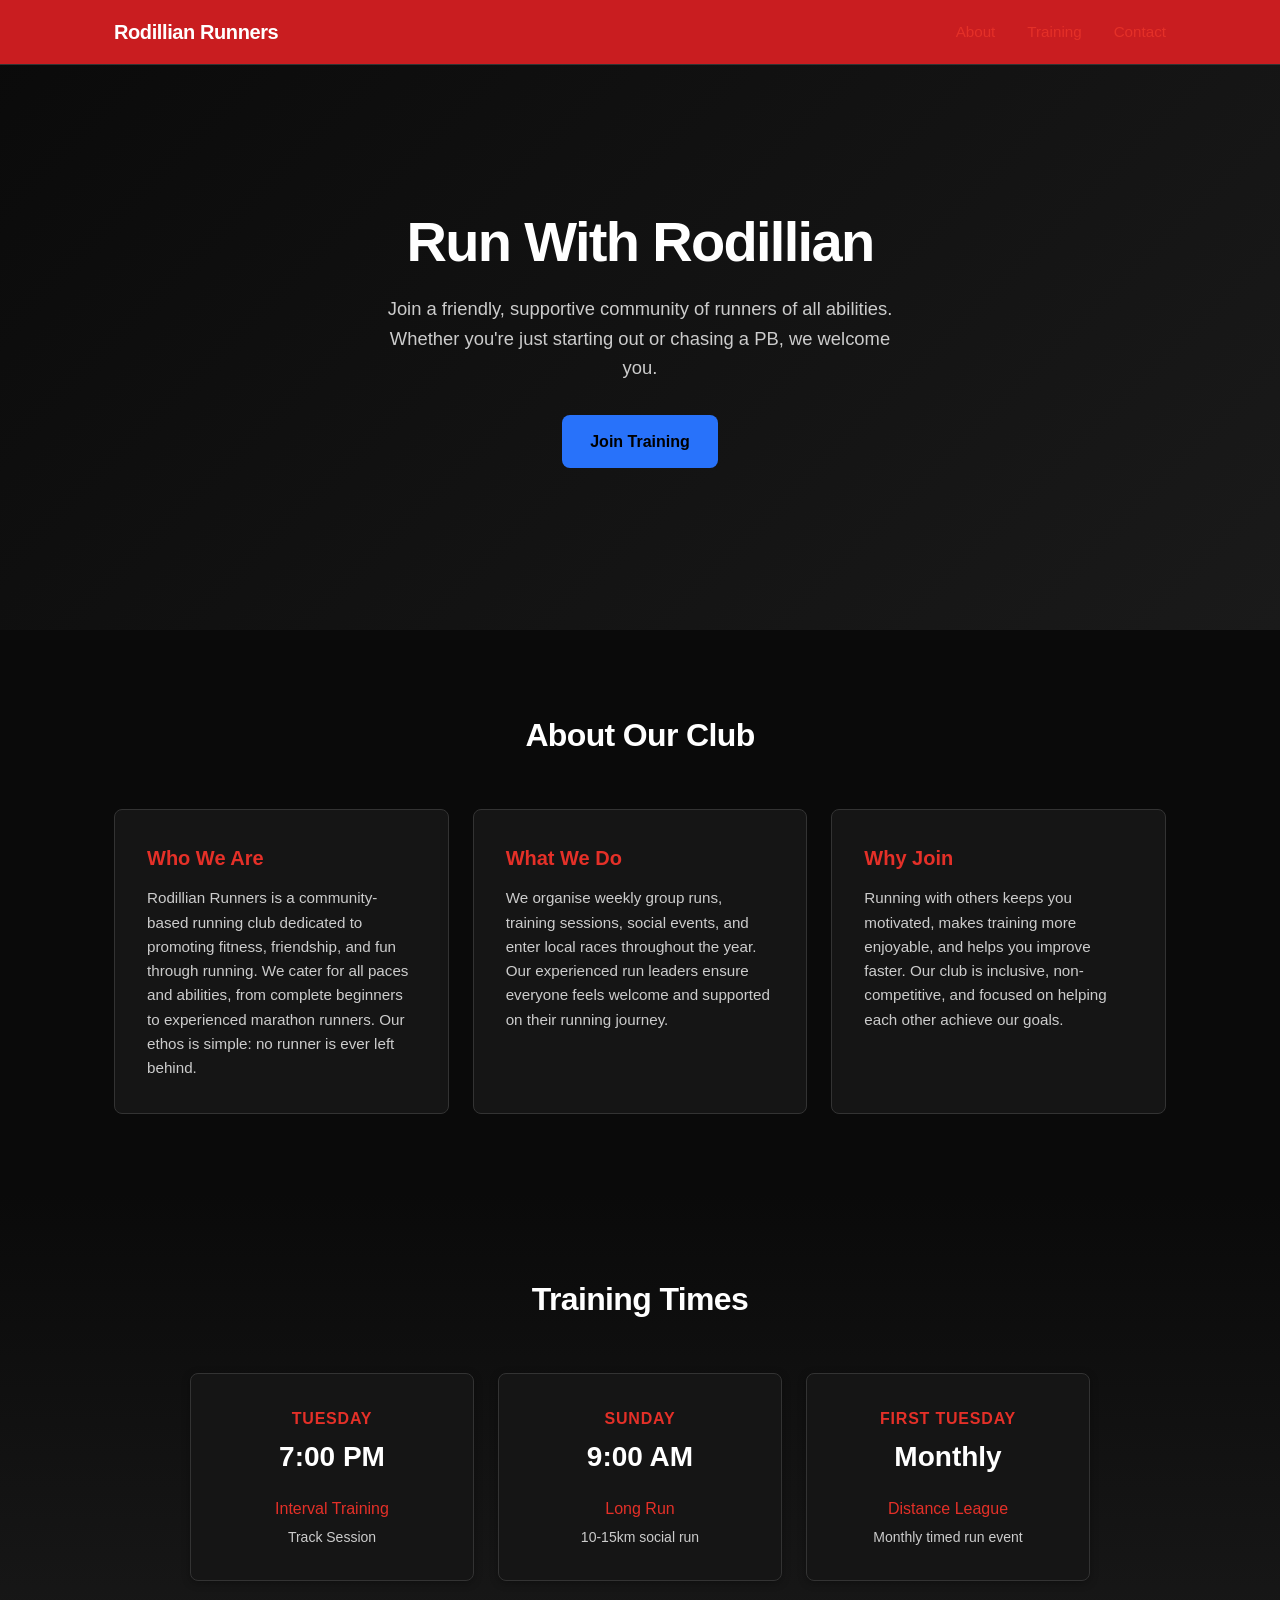
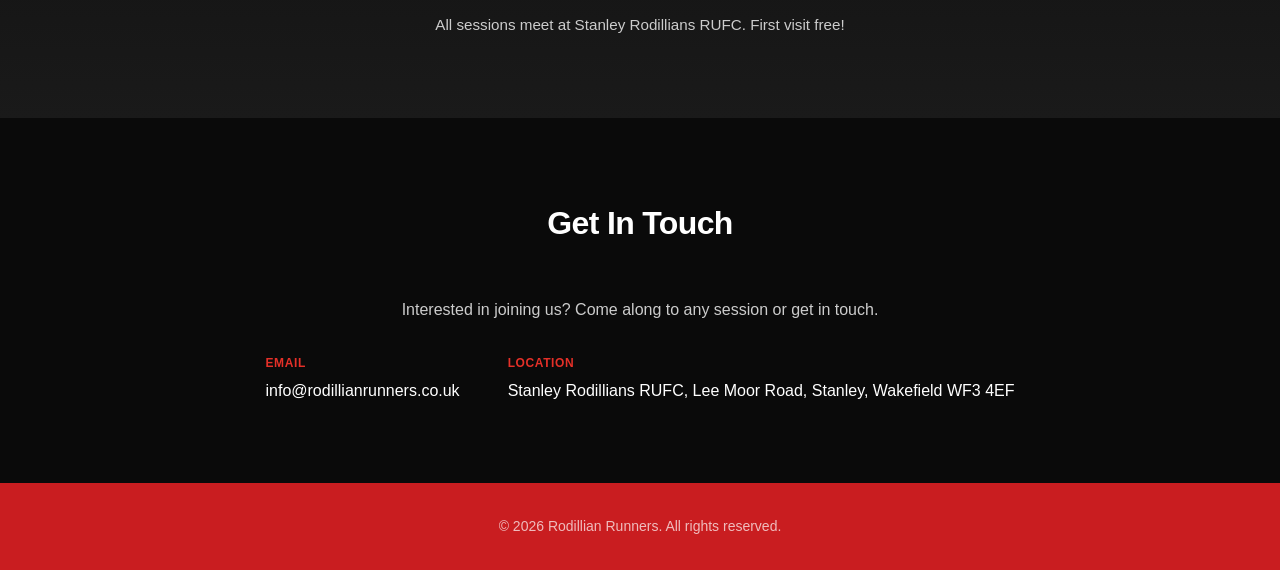
<file: index.html>
<!DOCTYPE html>
<html lang="en">
<head>
    <meta charset="UTF-8">
    <meta name="viewport" content="width=device-width, initial-scale=1.0">
    <title>Rodillian Runners | Running Club</title>
    <link rel="stylesheet" href="styles.css">
    <link rel="preconnect" href="https://fonts.googleapis.com">
    <link rel="preconnect" href="https://fonts.gstatic.com" crossorigin>
    <link href="https://fonts.googleapis.com/css2?family=Inter:wght@400;500;600;700&display=swap" rel="stylesheet">
</head>
<body>
    <header class="header">
        <nav class="nav">
            <a href="/" class="logo">Rodillian Runners</a>
            <ul class="nav-links">
                <li><a href="#about">About</a></li>
                <li><a href="#training">Training</a></li>
                <li><a href="#contact">Contact</a></li>
            </ul>
        </nav>
    </header>

    <main>
        <section class="hero">
            <div class="hero-content">
                <h1>Run With Rodillian</h1>
                <p>Join a friendly, supportive community of runners of all abilities. Whether you're just starting out or chasing a PB, we welcome you.</p>
                <a href="#training" class="btn btn-primary">Join Training</a>
            </div>
        </section>

        <section id="about" class="about">
            <div class="container">
                <h2>About Our Club</h2>
                <div class="about-grid">
                    <div class="about-card">
                        <h3>Who We Are</h3>
                        <p>Rodillian Runners is a community-based running club dedicated to promoting fitness, friendship, and fun through running. We cater for all paces and abilities, from complete beginners to experienced marathon runners. Our ethos is simple: no runner is ever left behind.</p>
                    </div>
                    <div class="about-card">
                        <h3>What We Do</h3>
                        <p>We organise weekly group runs, training sessions, social events, and enter local races throughout the year. Our experienced run leaders ensure everyone feels welcome and supported on their running journey.</p>
                    </div>
                    <div class="about-card">
                        <h3>Why Join</h3>
                        <p>Running with others keeps you motivated, makes training more enjoyable, and helps you improve faster. Our club is inclusive, non-competitive, and focused on helping each other achieve our goals.</p>
                    </div>
                </div>
            </div>
        </section>

        <section id="training" class="training">
            <div class="container">
                <h2>Training Times</h2>
                <div class="training-grid">
                    <div class="training-card">
                        <div class="training-day">Tuesday</div>
                        <div class="training-time">7:00 PM</div>
                        <div class="training-type">Interval Training</div>
                        <div class="training-location">Track Session</div>
                    </div>
                    <div class="training-card">
                        <div class="training-day">Sunday</div>
                        <div class="training-time">9:00 AM</div>
                        <div class="training-type">Long Run</div>
                        <div class="training-location">10-15km social run</div>
                    </div>
                    <div class="training-card">
                        <div class="training-day">First Tuesday</div>
                        <div class="training-time">Monthly</div>
                        <div class="training-type">Distance League</div>
                        <div class="training-location">Monthly timed run event</div>
                    </div>
                </div>
                <p class="training-note">All sessions meet at Stanley Rodillians RUFC. First visit free!</p>
            </div>
        </section>

        <section id="contact" class="contact">
            <div class="container">
                <h2>Get In Touch</h2>
                <p>Interested in joining us? Come along to any session or get in touch.</p>
                <div class="contact-info">
                    <div class="contact-item">
                        <strong>Email</strong>
                        <a href="mailto:info@rodillianrunners.co.uk">info@rodillianrunners.co.uk</a>
                    </div>
                    <div class="contact-item">
                        <strong>Location</strong>
                        <span>Stanley Rodillians RUFC, Lee Moor Road, Stanley, Wakefield WF3 4EF</span>
                    </div>
                </div>
            </div>
        </section>
    </main>

    <footer class="footer">
        <div class="container">
            <p>&copy; 2026 Rodillian Runners. All rights reserved.</p>
        </div>
    </footer>
</body>
</html>
</file>
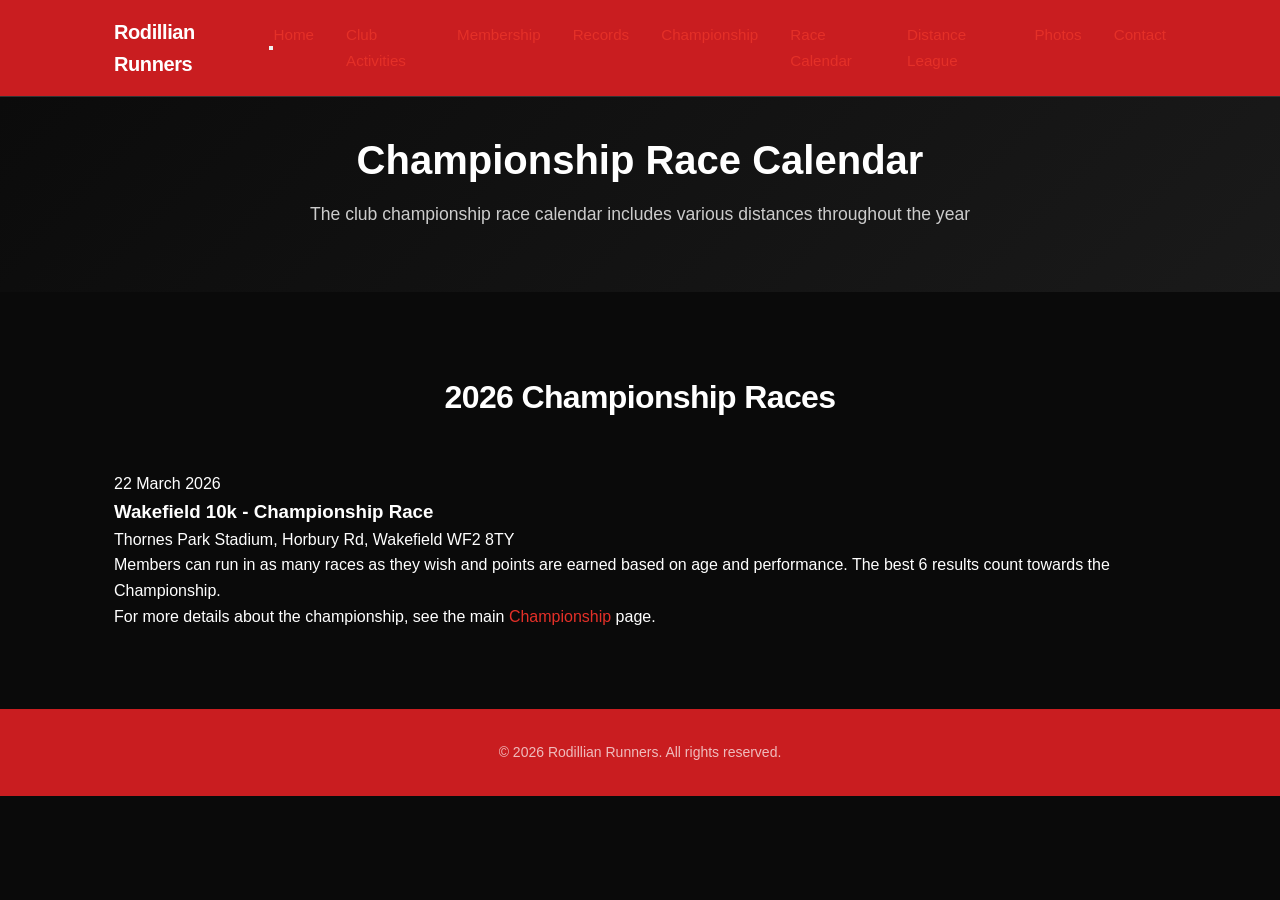
<file: championship-race-calendar.html>
<!DOCTYPE html>
<html lang="en">
<head>
    <meta charset="UTF-8">
    <meta name="viewport" content="width=device-width, initial-scale=1.0">
    <title>Championship Race Calendar | Rodillian Runners</title>
    <link rel="stylesheet" href="styles.css">
    <link rel="preconnect" href="https://fonts.googleapis.com">
    <link rel="preconnect" href="https://fonts.gstatic.com" crossorigin>
    <link href="https://fonts.googleapis.com/css2?family=Inter:wght@400;500;600;700&display=swap" rel="stylesheet">
</head>
<body data-page="championship-race-calendar">
    <script src="header.js"></script>
    <main>
        <section class="page-header">
            <div class="container">
                <h1>Championship Race Calendar</h1>
                <p>The club championship race calendar includes various distances throughout the year</p>
            </div>
        </section>

        <section class="content">
            <div class="container">
                <h2>2026 Championship Races</h2>
                
                <div class="race-list">
                    <div class="race-card">
                        <div class="race-date">
                            <span class="race-day">22 March 2026</span>
                        </div>
                        <div class="race-details">
                            <h3>Wakefield 10k - Championship Race</h3>
                            <p class="race-location">Thornes Park Stadium, Horbury Rd, Wakefield WF2 8TY</p>
                        </div>
                    </div>
                </div>

                <div class="championship-info">
                    <p>Members can run in as many races as they wish and points are earned based on age and performance. The best 6 results count towards the Championship.</p>
                    <p>For more details about the championship, see the main <a href="championship.html">Championship</a> page.</p>
                </div>
            </div>
        </section>
    </main>
    <script src="header.js"></script>
</body>
</html>
</file>
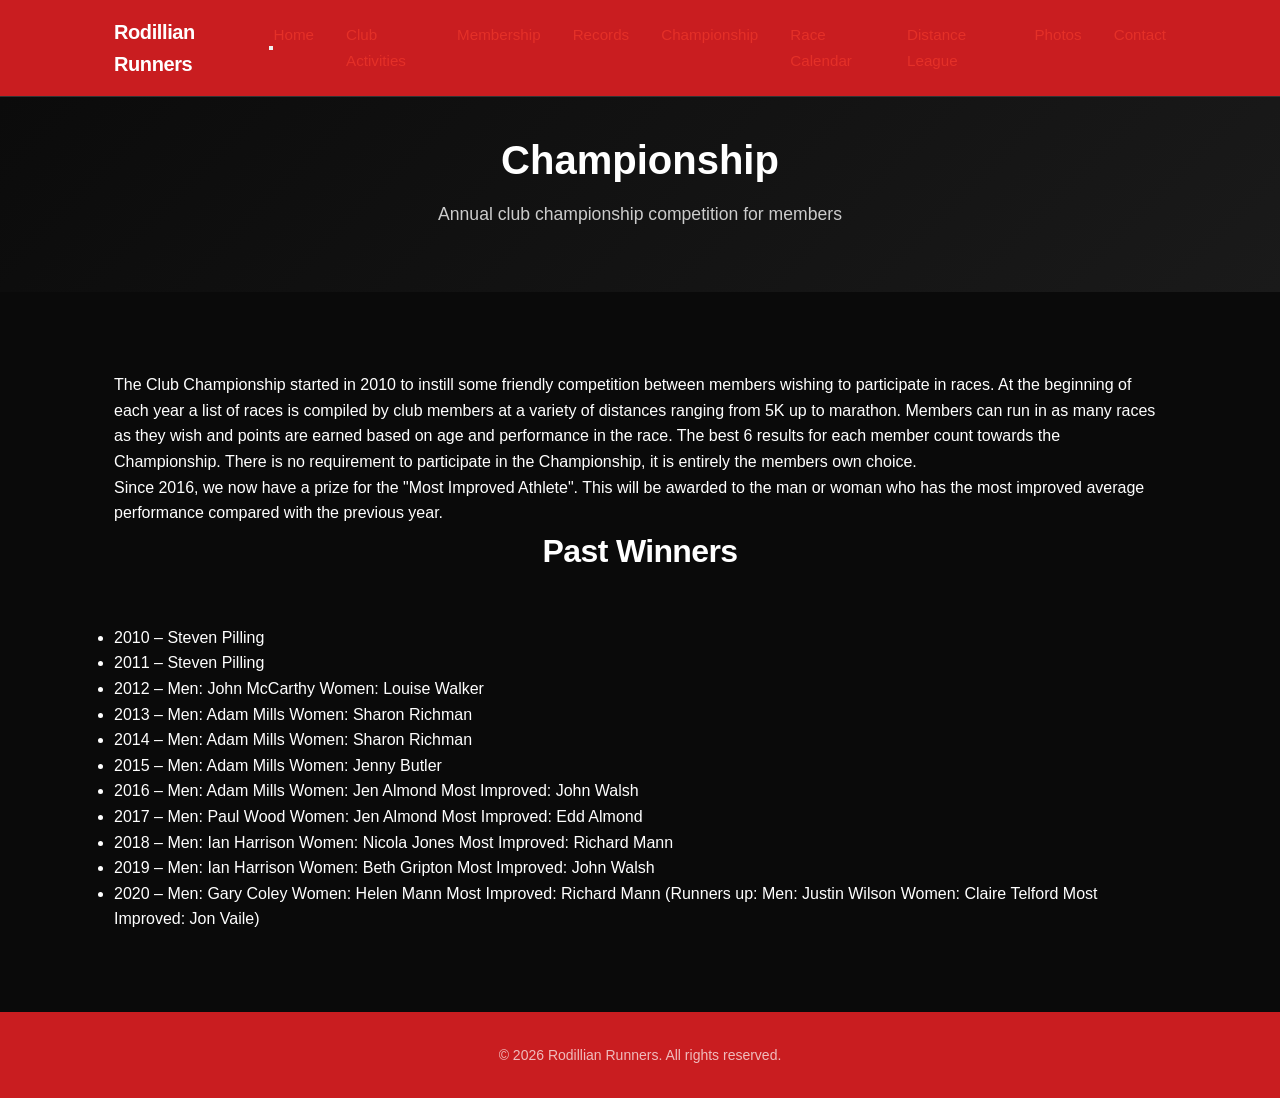
<file: championship.html>
<!DOCTYPE html>
<html lang="en">
<head>
    <meta charset="UTF-8">
    <meta name="viewport" content="width=device-width, initial-scale=1.0">
    <title>Championship | Rodillian Runners</title>
    <link rel="stylesheet" href="styles.css">
    <link rel="preconnect" href="https://fonts.googleapis.com">
    <link rel="preconnect" href="https://fonts.gstatic.com" crossorigin>
    <link href="https://fonts.googleapis.com/css2?family=Inter:wght@400;500;600;700&display=swap" rel="stylesheet">
</head>
<body data-page="championship">
    <script src="header.js"></script>
    <main>
        <section class="page-header">
            <div class="container">
                <h1>Championship</h1>
                <p>Annual club championship competition for members</p>
            </div>
        </section>

        <section class="content">
            <div class="container">
                <p>The Club Championship started in 2010 to instill some friendly competition between members wishing to participate in races. At the beginning of each year a list of races is compiled by club members at a variety of distances ranging from 5K up to marathon. Members can run in as many races as they wish and points are earned based on age and performance in the race. The best 6 results for each member count towards the Championship. There is no requirement to participate in the Championship, it is entirely the members own choice.</p>

                <p>Since 2016, we now have a prize for the "Most Improved Athlete". This will be awarded to the man or woman who has the most improved average performance compared with the previous year.</p>

                <h2>Past Winners</h2>
                <ul>
                    <li>2010 – Steven Pilling</li>
                    <li>2011 – Steven Pilling</li>
                    <li>2012 – Men: John McCarthy Women: Louise Walker</li>
                    <li>2013 – Men: Adam Mills Women: Sharon Richman</li>
                    <li>2014 – Men: Adam Mills Women: Sharon Richman</li>
                    <li>2015 – Men: Adam Mills Women: Jenny Butler</li>
                    <li>2016 – Men: Adam Mills Women: Jen Almond Most Improved: John Walsh</li>
                    <li>2017 – Men: Paul Wood Women: Jen Almond Most Improved: Edd Almond</li>
                    <li>2018 – Men: Ian Harrison Women: Nicola Jones Most Improved: Richard Mann</li>
                    <li>2019 – Men: Ian Harrison Women: Beth Gripton Most Improved: John Walsh</li>
                    <li>2020 – Men: Gary Coley Women: Helen Mann Most Improved: Richard Mann (Runners up: Men: Justin Wilson Women: Claire Telford Most Improved: Jon Vaile)</li>
                </ul>
            </div>
        </section>
    </main>
    <script src="header.js"></script>
</body>
</html>
</file>
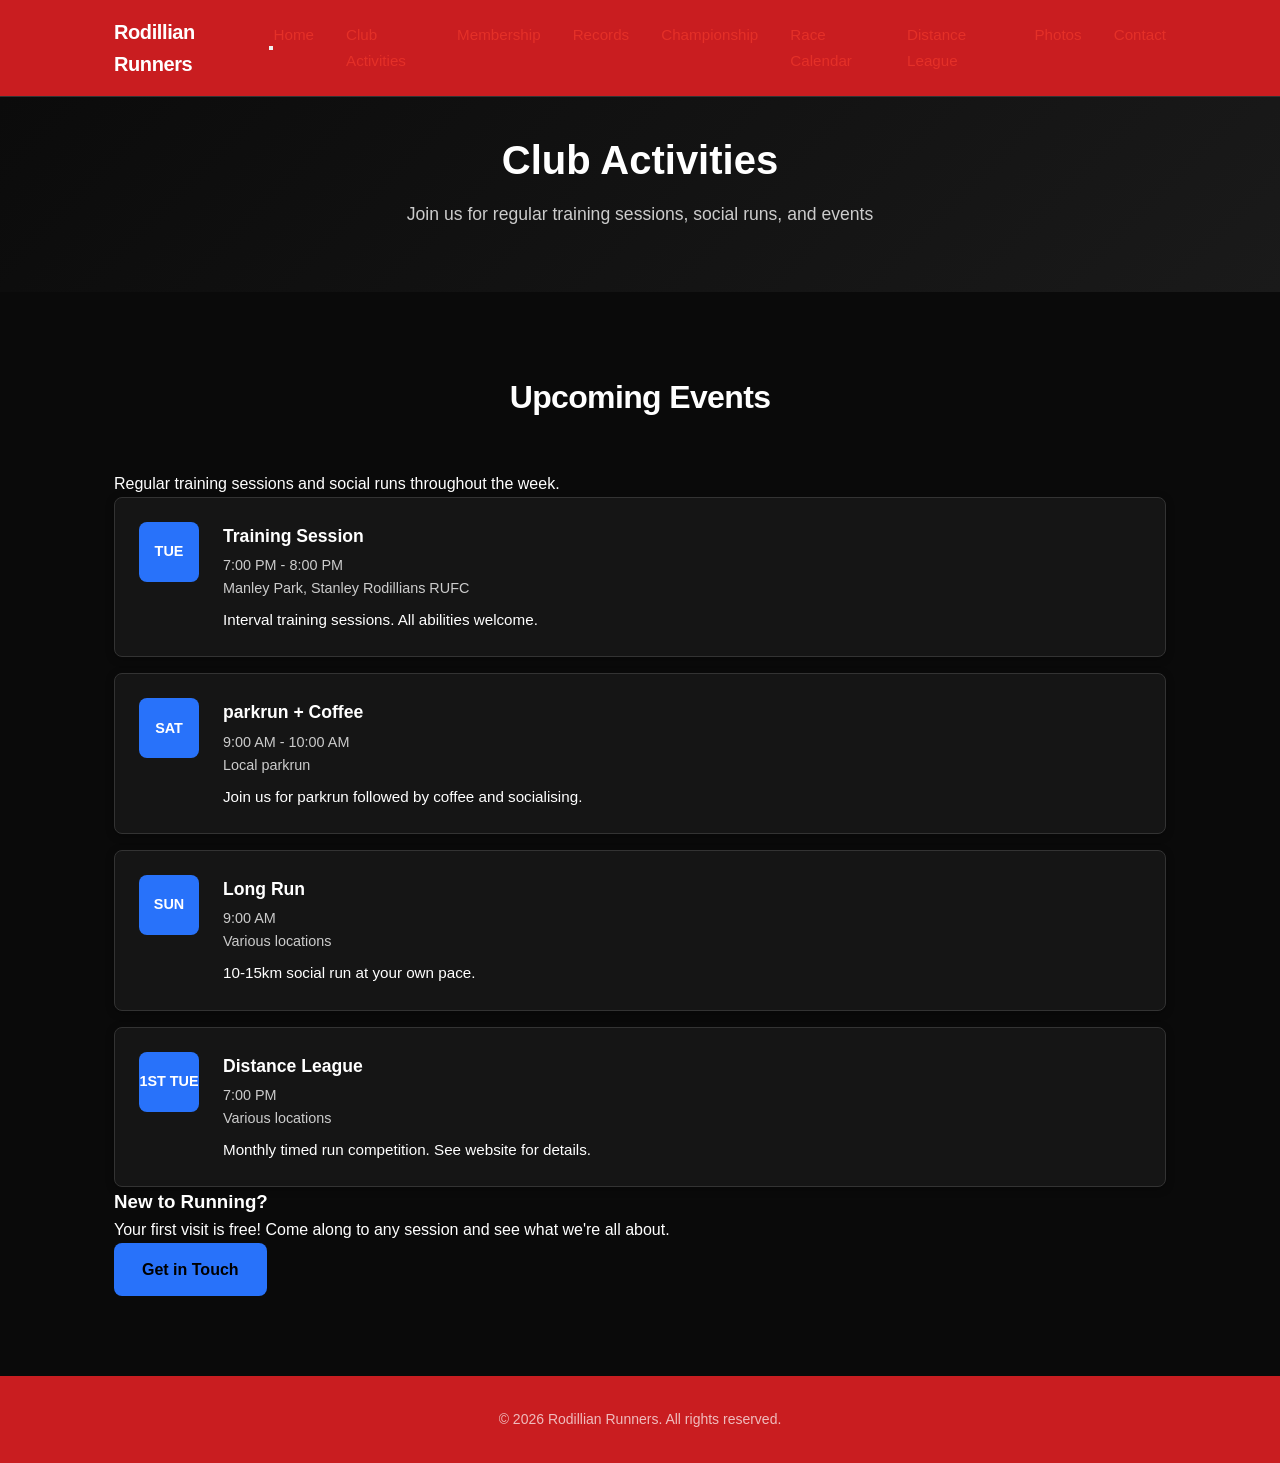
<file: club-activities.html>
<!DOCTYPE html>
<html lang="en">
<head>
    <meta charset="UTF-8">
    <meta name="viewport" content="width=device-width, initial-scale=1.0">
    <title>Club Activities | Rodillian Runners</title>
    <link rel="stylesheet" href="styles.css">
    <link rel="preconnect" href="https://fonts.googleapis.com">
    <link rel="preconnect" href="https://fonts.gstatic.com" crossorigin>
    <link href="https://fonts.googleapis.com/css2?family=Inter:wght@400;500;600;700&display=swap" rel="stylesheet">
</head>
<body data-page="club-activities">
    <script src="header.js"></script>
    <main>
        <section class="page-header">
            <div class="container">
                <h1>Club Activities</h1>
                <p>Join us for regular training sessions, social runs, and events</p>
            </div>
        </section>

        <section class="content">
            <div class="container">
                <h2>Upcoming Events</h2>
                <p>Regular training sessions and social runs throughout the week.</p>
                
                <div class="events-calendar">
                    <div class="event-card">
                        <div class="event-date">
                            <span class="event-day">Tue</span>
                        </div>
                        <div class="event-details">
                            <h3>Training Session</h3>
                            <p class="event-time">7:00 PM - 8:00 PM</p>
                            <p class="event-location">Manley Park, Stanley Rodillians RUFC</p>
                            <p class="event-description">Interval training sessions. All abilities welcome.</p>
                        </div>
                    </div>

                    <div class="event-card">
                        <div class="event-date">
                            <span class="event-day">Sat</span>
                        </div>
                        <div class="event-details">
                            <h3>parkrun + Coffee</h3>
                            <p class="event-time">9:00 AM - 10:00 AM</p>
                            <p class="event-location">Local parkrun</p>
                            <p class="event-description">Join us for parkrun followed by coffee and socialising.</p>
                        </div>
                    </div>

                    <div class="event-card">
                        <div class="event-date">
                            <span class="event-day">Sun</span>
                        </div>
                        <div class="event-details">
                            <h3>Long Run</h3>
                            <p class="event-time">9:00 AM</p>
                            <p class="event-location">Various locations</p>
                            <p class="event-description">10-15km social run at your own pace.</p>
                        </div>
                    </div>

                    <div class="event-card">
                        <div class="event-date">
                            <span class="event-day">1st Tue</span>
                        </div>
                        <div class="event-details">
                            <h3>Distance League</h3>
                            <p class="event-time">7:00 PM</p>
                            <p class="event-location">Various locations</p>
                            <p class="event-description">Monthly timed run competition. See website for details.</p>
                        </div>
                    </div>
                </div>

                <div class="call-to-action">
                    <h3>New to Running?</h3>
                    <p>Your first visit is free! Come along to any session and see what we're all about.</p>
                    <a href="/contact/" class="btn btn-primary">Get in Touch</a>
                </div>
            </div>
        </section>
    </main>
    <script src="header.js"></script>
</body>
</html>
</file>
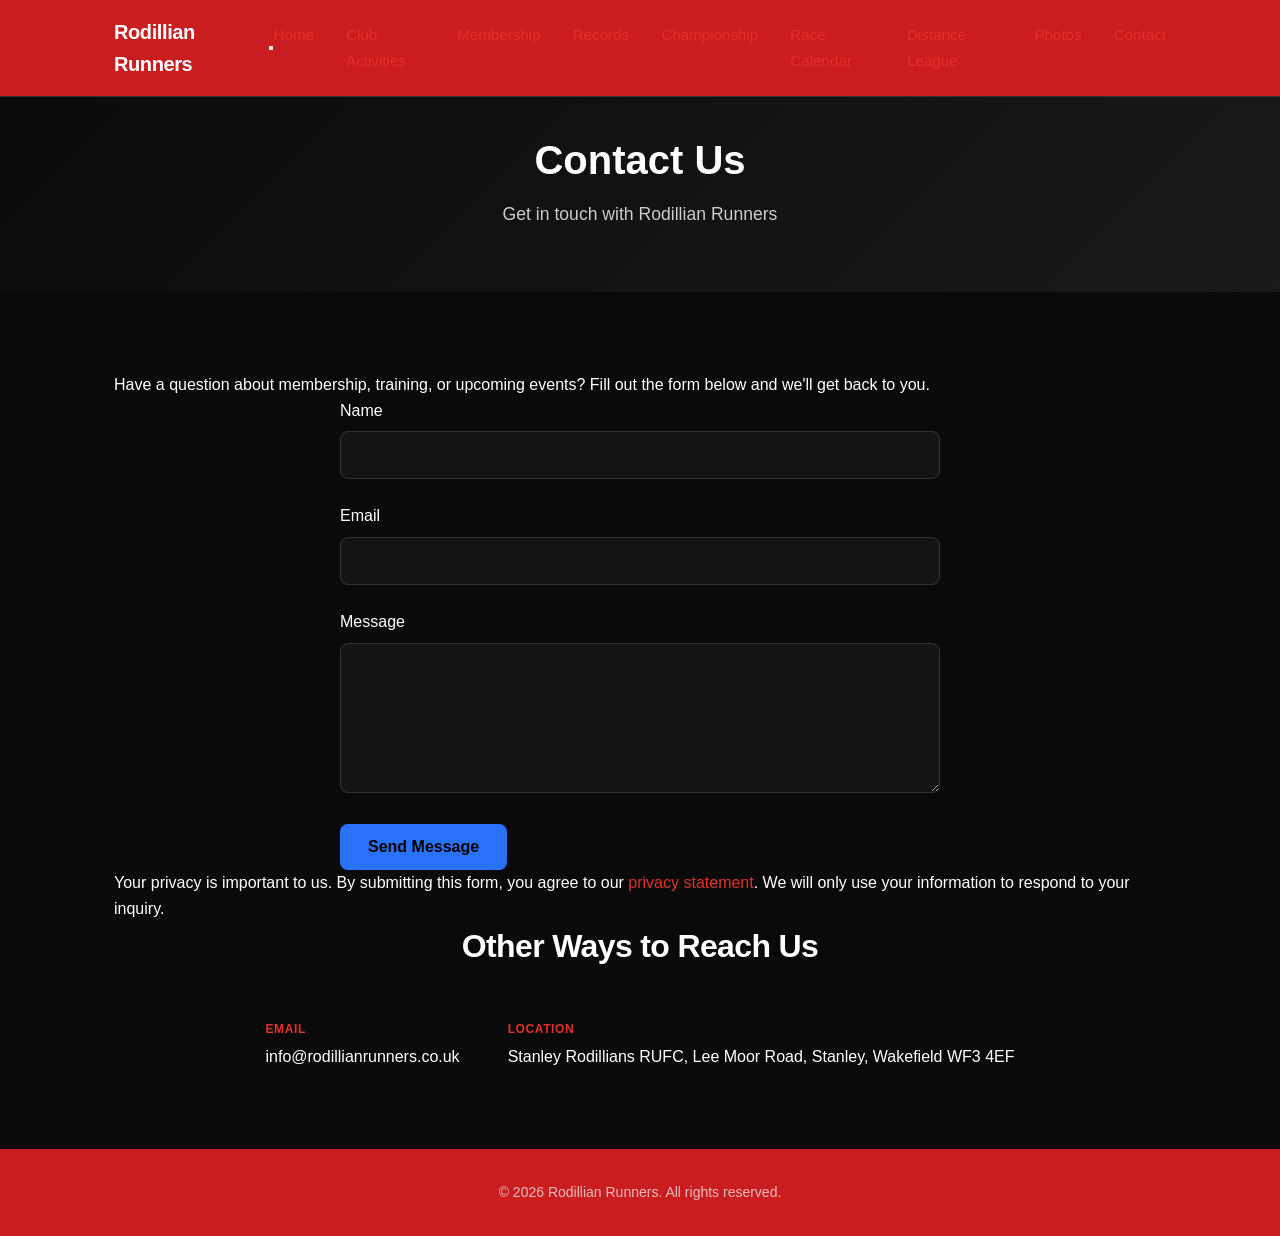
<file: contact.html>
<!DOCTYPE html>
<html lang="en">
<head>
    <meta charset="UTF-8">
    <meta name="viewport" content="width=device-width, initial-scale=1.0">
    <title>Contact Us | Rodillian Runners</title>
    <link rel="stylesheet" href="styles.css">
    <link rel="preconnect" href="https://fonts.googleapis.com">
    <link rel="preconnect" href="https://fonts.gstatic.com" crossorigin>
    <link href="https://fonts.googleapis.com/css2?family=Inter:wght@400;500;600;700&display=swap" rel="stylesheet">
</head>
<body data-page="contact">
    <script src="header.js"></script>
    <main>
        <section class="page-header">
            <div class="container">
                <h1>Contact Us</h1>
                <p>Get in touch with Rodillian Runners</p>
            </div>
        </section>

        <section class="content">
            <div class="container">
                <p class="lead">Have a question about membership, training, or upcoming events? Fill out the form below and we'll get back to you.</p>

                <form action="https://formspree.io/f/xojnyjvo" method="POST" class="contact-form">
                    <div class="form-group">
                        <label for="name">Name</label>
                        <input type="text" id="name" name="name" required>
                    </div>
                    <div class="form-group">
                        <label for="email">Email</label>
                        <input type="email" id="email" name="email" required>
                    </div>
                    <div class="form-group">
                        <label for="message">Message</label>
                        <textarea id="message" name="message" rows="5" required></textarea>
                    </div>
                    <button type="submit" class="btn btn-primary">Send Message</button>
                </form>

                <div class="privacy-note">
                    <p>Your privacy is important to us. By submitting this form, you agree to our <a href="#">privacy statement</a>. We will only use your information to respond to your inquiry.</p>
                </div>

                <div class="contact-direct">
                    <h2>Other Ways to Reach Us</h2>
                    <div class="contact-info">
                        <div class="contact-item">
                            <strong>Email</strong>
                            <a href="mailto:info@rodillianrunners.co.uk">info@rodillianrunners.co.uk</a>
                        </div>
                        <div class="contact-item">
                            <strong>Location</strong>
                            <span>Stanley Rodillians RUFC, Lee Moor Road, Stanley, Wakefield WF3 4EF</span>
                        </div>
                    </div>
                </div>
            </div>
        </section>
    </main>
    <script src="header.js"></script>
</body>
</html>
</file>
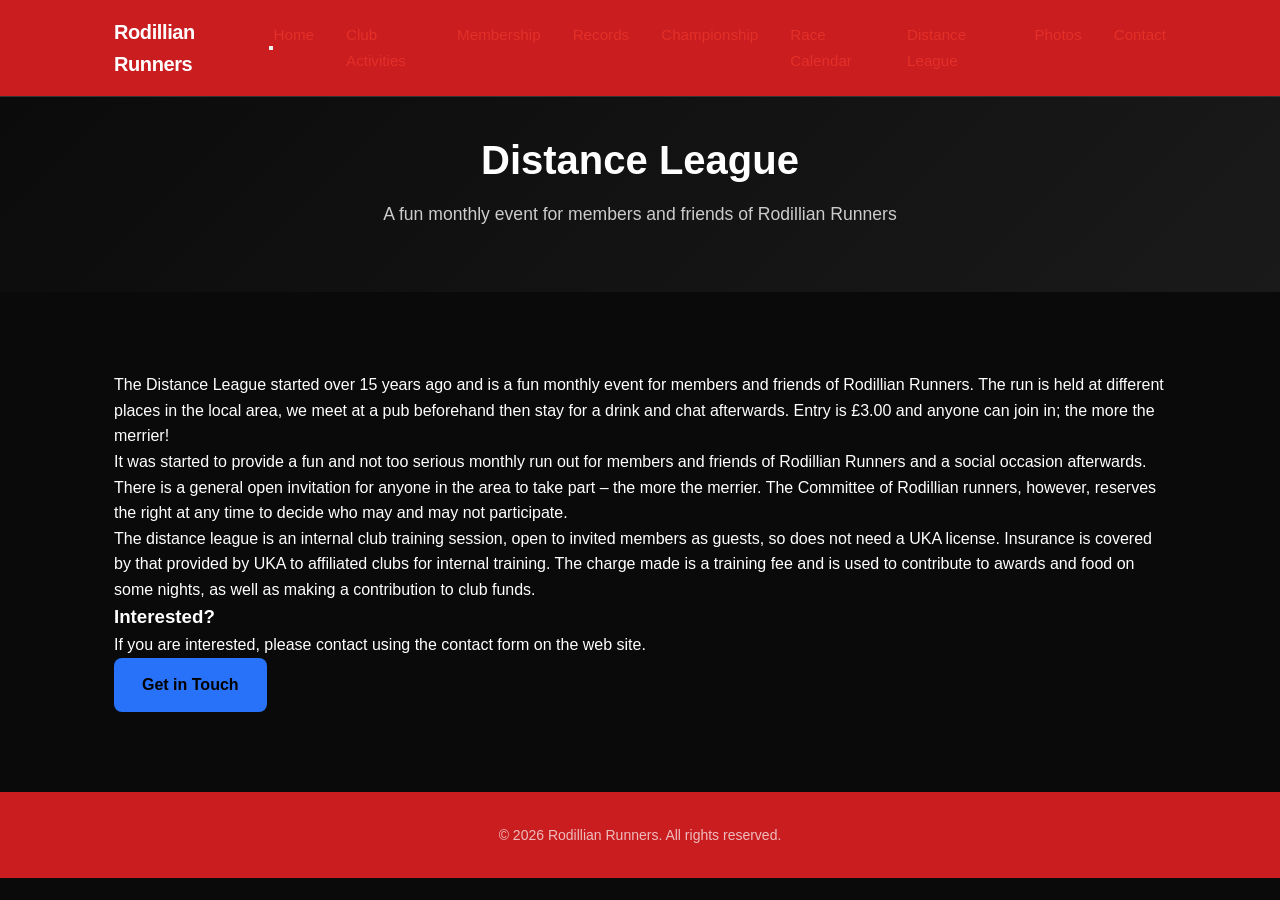
<file: distance-league.html>
<!DOCTYPE html>
<html lang="en">
<head>
    <meta charset="UTF-8">
    <meta name="viewport" content="width=device-width, initial-scale=1.0">
    <title>Distance League | Rodillian Runners</title>
    <link rel="stylesheet" href="styles.css">
    <link rel="preconnect" href="https://fonts.googleapis.com">
    <link rel="preconnect" href="https://fonts.gstatic.com" crossorigin>
    <link href="https://fonts.googleapis.com/css2?family=Inter:wght@400;500;600;700&display=swap" rel="stylesheet">
</head>
<body data-page="distance-league">
    <script src="header.js"></script>
    <main>
        <section class="page-header">
            <div class="container">
                <h1>Distance League</h1>
                <p>A fun monthly event for members and friends of Rodillian Runners</p>
            </div>
        </section>

        <section class="content">
            <div class="container">
                <p class="lead">The Distance League started over 15 years ago and is a fun monthly event for members and friends of Rodillian Runners. The run is held at different places in the local area, we meet at a pub beforehand then stay for a drink and chat afterwards. Entry is &pound;3.00 and anyone can join in; the more the merrier!</p>

                <p>It was started to provide a fun and not too serious monthly run out for members and friends of Rodillian Runners and a social occasion afterwards. There is a general open invitation for anyone in the area to take part – the more the merrier. The Committee of Rodillian runners, however, reserves the right at any time to decide who may and may not participate.</p>

                <p>The distance league is an internal club training session, open to invited members as guests, so does not need a UKA license. Insurance is covered by that provided by UKA to affiliated clubs for internal training. The charge made is a training fee and is used to contribute to awards and food on some nights, as well as making a contribution to club funds.</p>

                <div class="call-to-action">
                    <h3>Interested?</h3>
                    <p>If you are interested, please contact using the contact form on the web site.</p>
                    <a href="/contact/" class="btn btn-primary">Get in Touch</a>
                </div>
            </div>
        </section>
    </main>
    <script src="header.js"></script>
</body>
</html>
</file>
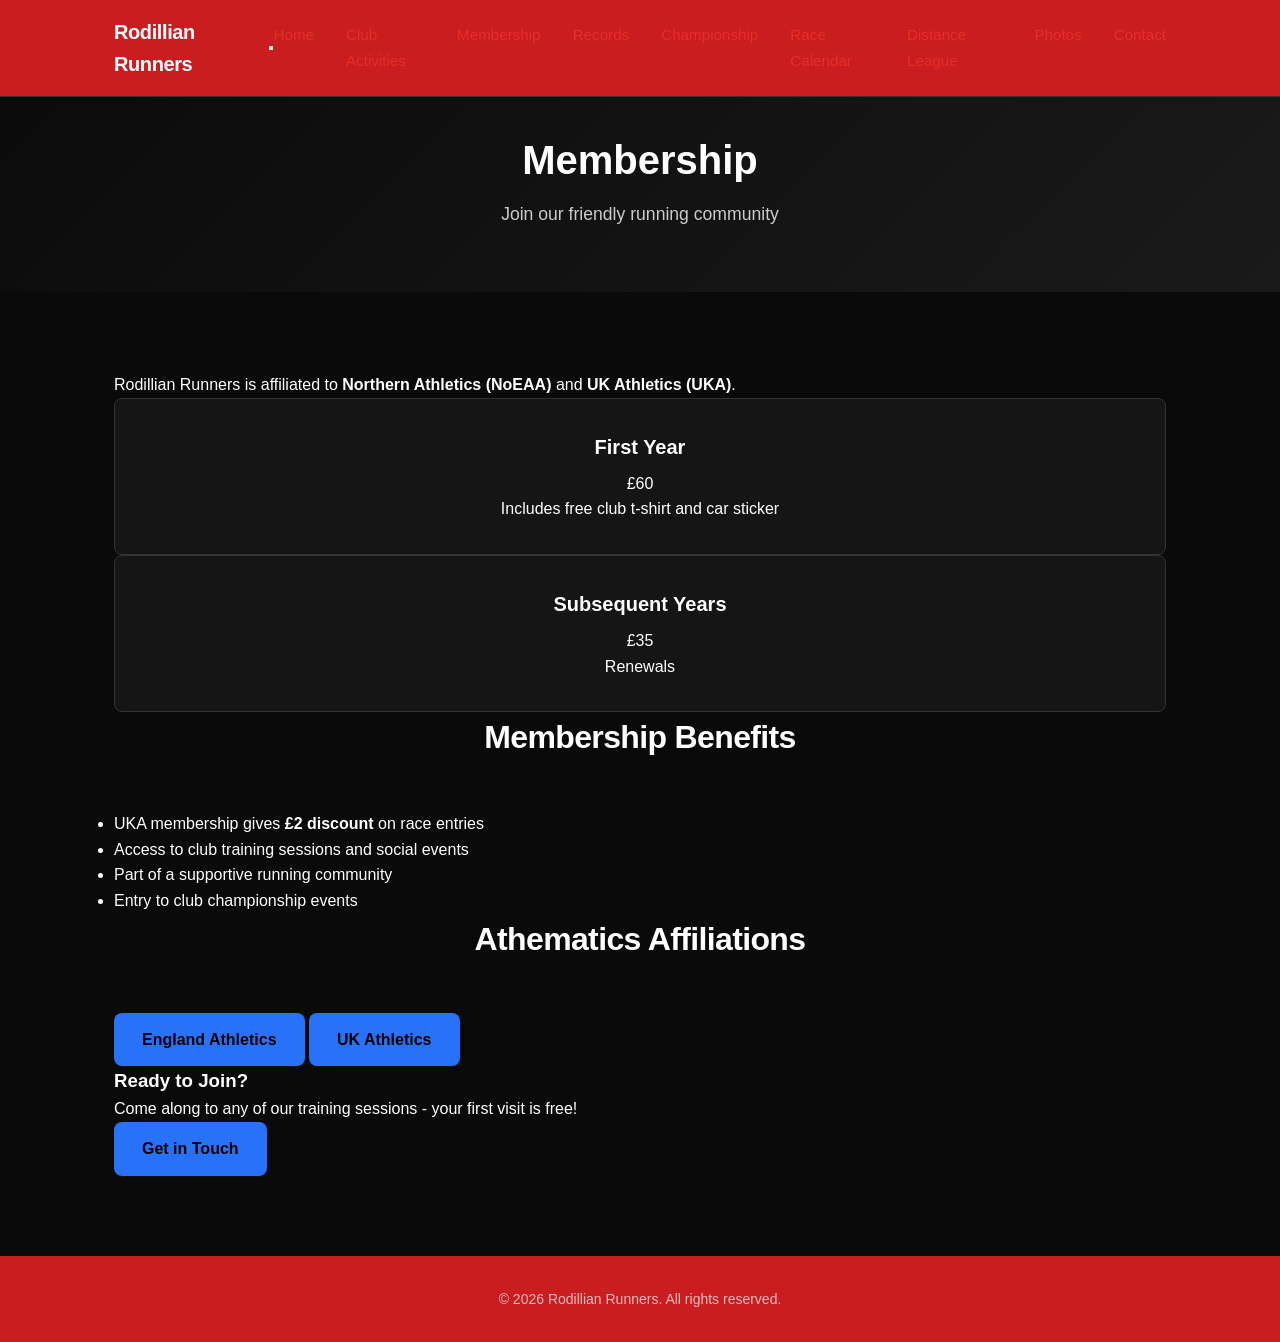
<file: membership.html>
<!DOCTYPE html>
<html lang="en">
<head>
    <meta charset="UTF-8">
    <meta name="viewport" content="width=device-width, initial-scale=1.0">
    <title>Membership | Rodillian Runners</title>
    <link rel="stylesheet" href="styles.css">
    <link rel="preconnect" href="https://fonts.googleapis.com">
    <link rel="preconnect" href="https://fonts.gstatic.com" crossorigin>
    <link href="https://fonts.googleapis.com/css2?family=Inter:wght@400;500;600;700&display=swap" rel="stylesheet">
</head>
<body data-page="membership">
    <script src="header.js"></script>
    <main>
        <section class="page-header">
            <div class="container">
                <h1>Membership</h1>
                <p>Join our friendly running community</p>
            </div>
        </section>

        <section class="content">
            <div class="container">
                <p class="lead">Rodillian Runners is affiliated to <strong>Northern Athletics (NoEAA)</strong> and <strong>UK Athletics (UKA)</strong>.</p>

                <div class="pricing-cards">
                    <div class="pricing-card">
                        <h3>First Year</h3>
                        <div class="price">£60</div>
                        <p>Includes free club t-shirt and car sticker</p>
                    </div>
                    <div class="pricing-card">
                        <h3>Subsequent Years</h3>
                        <div class="price">£35</div>
                        <p>Renewals</p>
                    </div>
                </div>

                <div class="benefits">
                    <h2>Membership Benefits</h2>
                    <ul>
                        <li>UKA membership gives <strong>£2 discount</strong> on race entries</li>
                        <li>Access to club training sessions and social events</li>
                        <li>Part of a supportive running community</li>
                        <li>Entry to club championship events</li>
                    </ul>
                </div>

                <div class="external-links">
                    <h2>Athematics Affiliations</h2>
                    <div class="link-buttons">
                        <a href="https://www.englandathletics.org" target="_blank" rel="noopener" class="btn btn-primary">England Athletics</a>
                        <a href="https://www.britishathletics.org" target="_blank" rel="noopener" class="btn btn-primary">UK Athletics</a>
                    </div>
                </div>

                <div class="call-to-action">
                    <h3>Ready to Join?</h3>
                    <p>Come along to any of our training sessions - your first visit is free!</p>
                    <a href="/contact/" class="btn btn-primary">Get in Touch</a>
                </div>
            </div>
        </section>
    </main>
    <script src="header.js"></script>
</body>
</html>
</file>
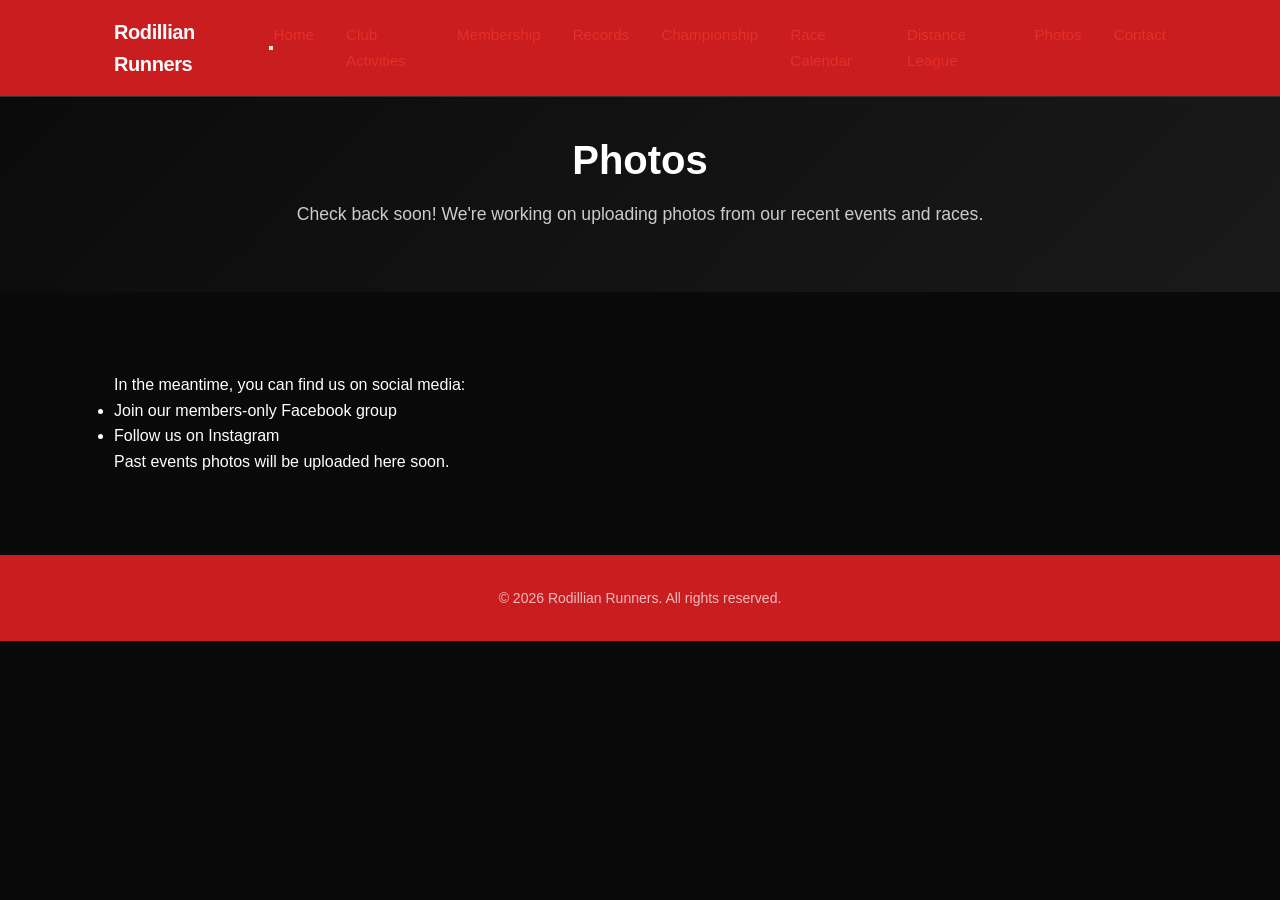
<file: photos.html>
<!DOCTYPE html>
<html lang="en">
<head>
    <meta charset="UTF-8">
    <meta name="viewport" content="width=device-width, initial-scale=1.0">
    <title>Photos | Rodillian Runners</title>
    <link rel="stylesheet" href="styles.css">
    <link rel="preconnect" href="https://fonts.googleapis.com">
    <link rel="preconnect" href="https://fonts.gstatic.com" crossorigin>
    <link href="https://fonts.googleapis.com/css2?family=Inter:wght@400;500;600;700&display=swap" rel="stylesheet">
</head>
<body data-page="photos">
    <script src="header.js"></script>
    <main>
        <section class="page-header">
            <div class="container">
                <h1>Photos</h1>
                <p>Check back soon! We're working on uploading photos from our recent events and races.</p>
            </div>
        </section>

        <section class="content">
            <div class="container">
                <div class="placeholder-message">
                    <p>In the meantime, you can find us on social media:</p>
                    <ul class="social-links">
                        <li>Join our members-only Facebook group</li>
                        <li>Follow us on Instagram</li>
                    </ul>
                    <p class="coming-soon">Past events photos will be uploaded here soon.</p>
                </div>
            </div>
        </section>
    </main>
    <script src="header.js"></script>
</body>
</html>
</file>
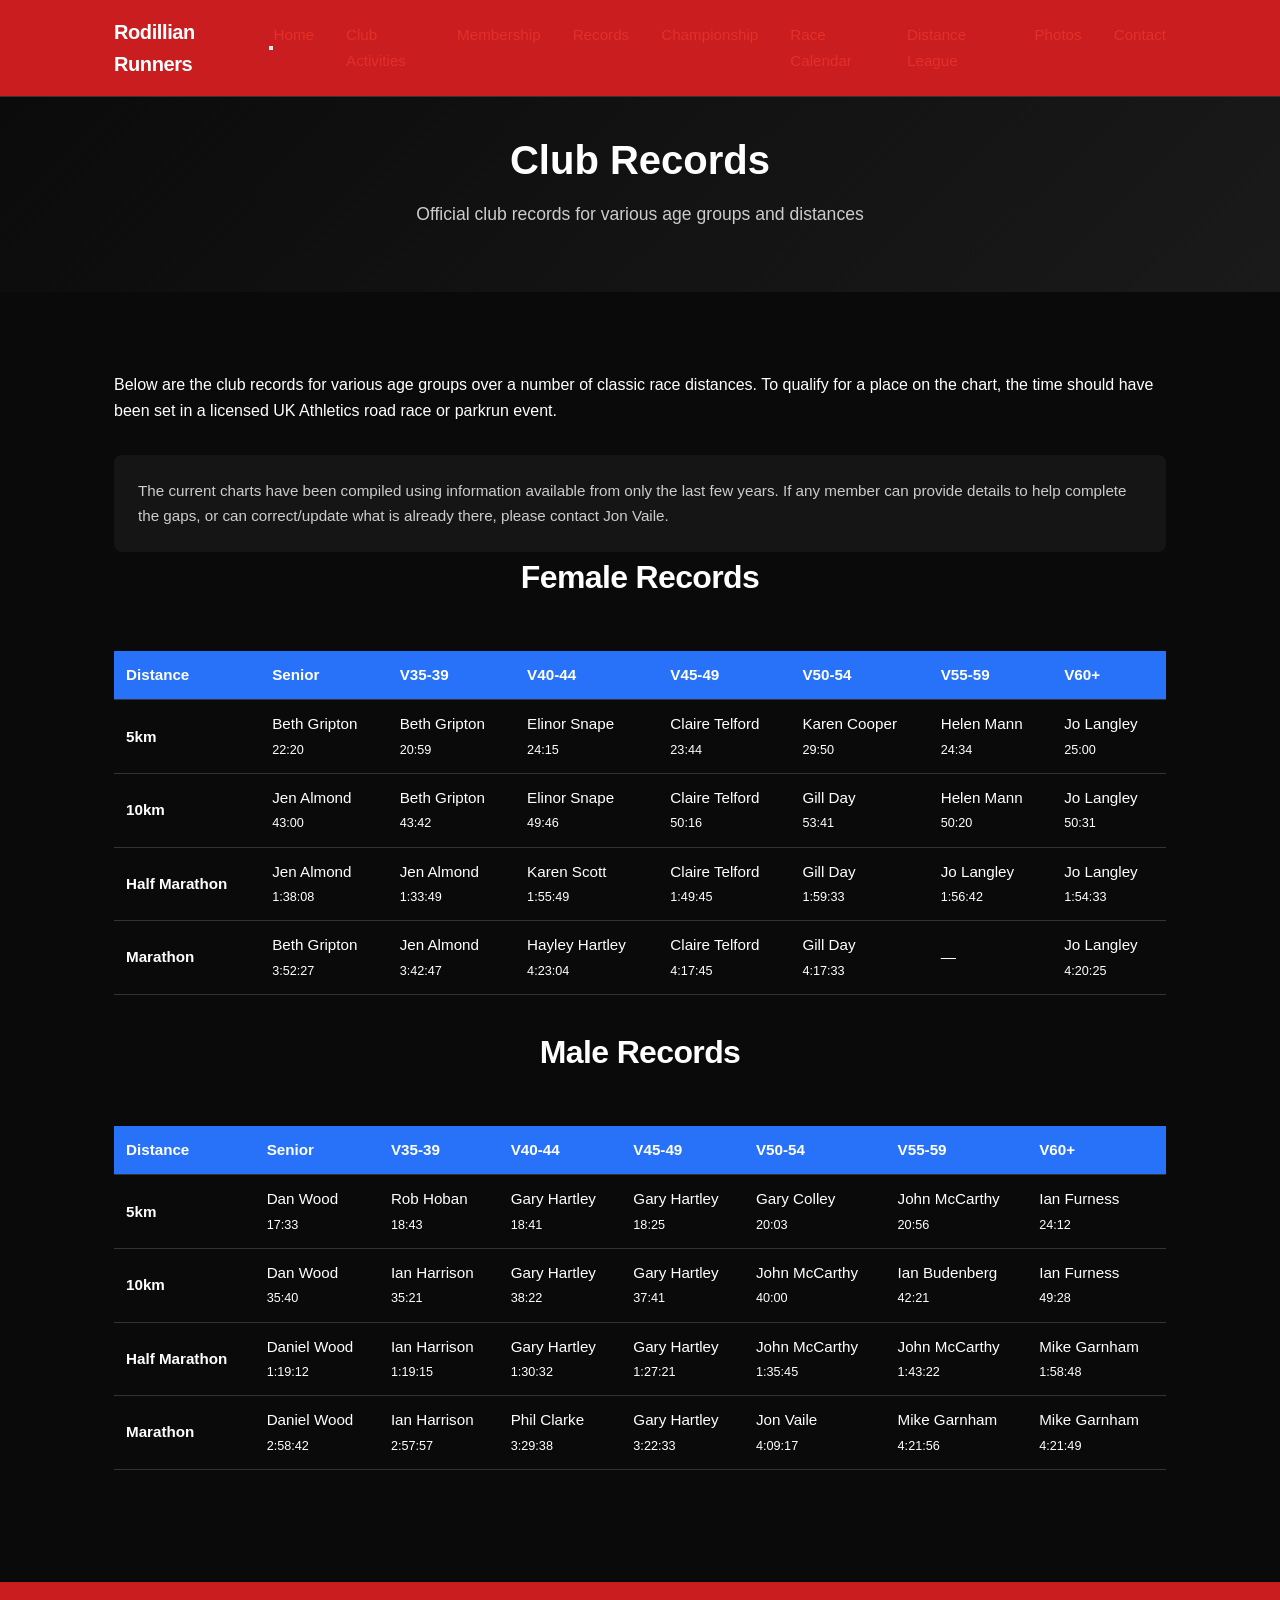
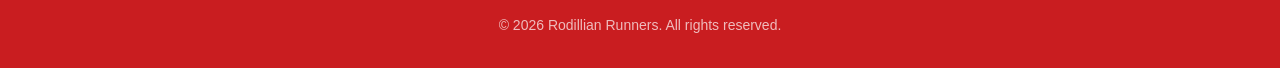
<file: records.html>
<!DOCTYPE html>
<html lang="en">
<head>
    <meta charset="UTF-8">
    <meta name="viewport" content="width=device-width, initial-scale=1.0">
    <title>Club Records | Rodillian Runners</title>
    <link rel="stylesheet" href="styles.css">
    <link rel="preconnect" href="https://fonts.googleapis.com">
    <link rel="preconnect" href="https://fonts.gstatic.com" crossorigin>
    <link href="https://fonts.googleapis.com/css2?family=Inter:wght@400;500;600;700&display=swap" rel="stylesheet">
</head>
<body data-page="records">
    <script src="header.js"></script>
    <main>
        <section class="page-header">
            <div class="container">
                <h1>Club Records</h1>
                <p>Official club records for various age groups and distances</p>
            </div>
        </section>

        <section class="content">
            <div class="container">
                <p>Below are the club records for various age groups over a number of classic race distances. To qualify for a place on the chart, the time should have been set in a licensed UK Athletics road race or parkrun event.</p>
                
                <p class="records-note">The current charts have been compiled using information available from only the last few years. If any member can provide details to help complete the gaps, or can correct/update what is already there, please contact Jon Vaile.</p>

                <h2>Female Records</h2>
                <table class="records-table">
                    <thead>
                        <tr>
                            <th>Distance</th>
                            <th>Senior</th>
                            <th>V35-39</th>
                            <th>V40-44</th>
                            <th>V45-49</th>
                            <th>V50-54</th>
                            <th>V55-59</th>
                            <th>V60+</th>
                        </tr>
                    </thead>
                    <tbody>
                        <tr>
                            <td><strong>5km</strong></td>
                            <td>Beth Gripton<br><small>22:20</small></td>
                            <td>Beth Gripton<br><small>20:59</small></td>
                            <td>Elinor Snape<br><small>24:15</small></td>
                            <td>Claire Telford<br><small>23:44</small></td>
                            <td>Karen Cooper<br><small>29:50</small></td>
                            <td>Helen Mann<br><small>24:34</small></td>
                            <td>Jo Langley<br><small>25:00</small></td>
                        </tr>
                        <tr>
                            <td><strong>10km</strong></td>
                            <td>Jen Almond<br><small>43:00</small></td>
                            <td>Beth Gripton<br><small>43:42</small></td>
                            <td>Elinor Snape<br><small>49:46</small></td>
                            <td>Claire Telford<br><small>50:16</small></td>
                            <td>Gill Day<br><small>53:41</small></td>
                            <td>Helen Mann<br><small>50:20</small></td>
                            <td>Jo Langley<br><small>50:31</small></td>
                        </tr>
                        <tr>
                            <td><strong>Half Marathon</strong></td>
                            <td>Jen Almond<br><small>1:38:08</small></td>
                            <td>Jen Almond<br><small>1:33:49</small></td>
                            <td>Karen Scott<br><small>1:55:49</small></td>
                            <td>Claire Telford<br><small>1:49:45</small></td>
                            <td>Gill Day<br><small>1:59:33</small></td>
                            <td>Jo Langley<br><small>1:56:42</small></td>
                            <td>Jo Langley<br><small>1:54:33</small></td>
                        </tr>
                        <tr>
                            <td><strong>Marathon</strong></td>
                            <td>Beth Gripton<br><small>3:52:27</small></td>
                            <td>Jen Almond<br><small>3:42:47</small></td>
                            <td>Hayley Hartley<br><small>4:23:04</small></td>
                            <td>Claire Telford<br><small>4:17:45</small></td>
                            <td>Gill Day<br><small>4:17:33</small></td>
                            <td>—</td>
                            <td>Jo Langley<br><small>4:20:25</small></td>
                        </tr>
                    </tbody>
                </table>

                <h2>Male Records</h2>
                <table class="records-table">
                    <thead>
                        <tr>
                            <th>Distance</th>
                            <th>Senior</th>
                            <th>V35-39</th>
                            <th>V40-44</th>
                            <th>V45-49</th>
                            <th>V50-54</th>
                            <th>V55-59</th>
                            <th>V60+</th>
                        </tr>
                    </thead>
                    <tbody>
                        <tr>
                            <td><strong>5km</strong></td>
                            <td>Dan Wood<br><small>17:33</small></td>
                            <td>Rob Hoban<br><small>18:43</small></td>
                            <td>Gary Hartley<br><small>18:41</small></td>
                            <td>Gary Hartley<br><small>18:25</small></td>
                            <td>Gary Colley<br><small>20:03</small></td>
                            <td>John McCarthy<br><small>20:56</small></td>
                            <td>Ian Furness<br><small>24:12</small></td>
                        </tr>
                        <tr>
                            <td><strong>10km</strong></td>
                            <td>Dan Wood<br><small>35:40</small></td>
                            <td>Ian Harrison<br><small>35:21</small></td>
                            <td>Gary Hartley<br><small>38:22</small></td>
                            <td>Gary Hartley<br><small>37:41</small></td>
                            <td>John McCarthy<br><small>40:00</small></td>
                            <td>Ian Budenberg<br><small>42:21</small></td>
                            <td>Ian Furness<br><small>49:28</small></td>
                        </tr>
                        <tr>
                            <td><strong>Half Marathon</strong></td>
                            <td>Daniel Wood<br><small>1:19:12</small></td>
                            <td>Ian Harrison<br><small>1:19:15</small></td>
                            <td>Gary Hartley<br><small>1:30:32</small></td>
                            <td>Gary Hartley<br><small>1:27:21</small></td>
                            <td>John McCarthy<br><small>1:35:45</small></td>
                            <td>John McCarthy<br><small>1:43:22</small></td>
                            <td>Mike Garnham<br><small>1:58:48</small></td>
                        </tr>
                        <tr>
                            <td><strong>Marathon</strong></td>
                            <td>Daniel Wood<br><small>2:58:42</small></td>
                            <td>Ian Harrison<br><small>2:57:57</small></td>
                            <td>Phil Clarke<br><small>3:29:38</small></td>
                            <td>Gary Hartley<br><small>3:22:33</small></td>
                            <td>Jon Vaile<br><small>4:09:17</small></td>
                            <td>Mike Garnham<br><small>4:21:56</small></td>
                            <td>Mike Garnham<br><small>4:21:49</small></td>
                        </tr>
                    </tbody>
                </table>
            </div>
        </section>
    </main>
</body>
</html>
</file>
<file: styles.css>
:root {
    --theme-palette-color-1: #192a3d;
    --theme-palette-color-2: #2872fa;
    --theme-palette-color-3: #3A4F66;
    --theme-palette-color-4: #192a3d;
    --theme-palette-color-5: #e1e8ed;
    --theme-palette-color-6: #f2f5f7;

    --primary-black: #000000;
    --accent-red: #e43028;
    --accent-green: #5ec40f;
    --text-white: #ffffff;
    --text-light: #cccccc;
    --bg-dark: #0a0a0a;
    --bg-card: #151515;
    --border-light: #333333;
    --shadow-sm: 0 2px 8px rgba(0, 0, 0, 0.3);
    --shadow-md: 0 4px 16px rgba(0, 0, 0, 0.4);
    --radius: 8px;
    --max-width: 1100px;
}

*, *::before, *::after {
    box-sizing: border-box;
    margin: 0;
    padding: 0;
}

html {
    scroll-behavior: smooth;
}

body {
    font-family: -apple-system, BlinkMacSystemFont, "Segoe UI", Roboto, sans-serif;
    line-height: 1.6;
    color: var(--text-white);
    background: var(--bg-dark);
}

.container {
    max-width: var(--max-width);
    margin: 0 auto;
    padding: 0 1.5rem;
}

a {
    color: #e43028;
    text-decoration: none;
    transition: color 0.2s ease;
}

a:hover {
    color: var(--accent-green);
}

.header {
    position: fixed;
    top: 0;
    left: 0;
    right: 0;
    background: #c91d20;
    border-bottom: 1px solid var(--border-light);
    z-index: 100;
}

.nav {
    max-width: var(--max-width);
    margin: 0 auto;
    padding: 1rem 1.5rem;
    display: flex;
    justify-content: space-between;
    align-items: center;
}

.logo {
    font-size: 1.25rem;
    font-weight: 700;
    color: var(--text-white);
    letter-spacing: -0.02em;
}

.nav-links {
    display: flex;
    gap: 2rem;
    list-style: none;
}

.nav-links a {
    color: #e43028;
    font-weight: 500;
    font-size: 0.95rem;
}

.nav-links a:hover {
    color: var(--accent-green);
}

.hero {
    padding: 8rem 1.5rem 5rem;
    background: linear-gradient(135deg, #0a0a0a 0%, #1a1a1a 100%);
    text-align: center;
    min-height: 70vh;
    display: flex;
    align-items: center;
    justify-content: center;
}

.hero-content {
    max-width: 680px;
}

.hero h1 {
    font-size: clamp(2.5rem, 6vw, 3.5rem);
    font-weight: 700;
    color: var(--text-white);
    line-height: 1.15;
    margin-bottom: 1.25rem;
    letter-spacing: -0.03em;
}

.hero p {
    font-size: 1.15rem;
    color: var(--text-light);
    margin-bottom: 2rem;
    max-width: 540px;
    margin-left: auto;
    margin-right: auto;
}

.btn {
    display: inline-block;
    padding: 0.875rem 1.75rem;
    font-size: 1rem;
    font-weight: 600;
    border-radius: var(--radius);
    transition: all 0.2s ease;
    cursor: pointer;
}

.btn-primary {
    background: #2872fa;
    color: var(--primary-black);
    border: none;
}

.btn-primary:hover {
    background: var(--accent-green);
    color: var(--primary-black);
    transform: translateY(-1px);
    box-shadow: var(--shadow-md);
}

section {
    padding: 5rem 0;
}

section h2 {
    font-size: 2rem;
    font-weight: 700;
    text-align: center;
    margin-bottom: 3rem;
    letter-spacing: -0.02em;
}

.about {
    background: var(--bg-dark);
}

.about-grid {
    display: grid;
    grid-template-columns: repeat(auto-fit, minmax(280px, 1fr));
    gap: 1.5rem;
}

.about-card {
    background: var(--bg-card);
    padding: 2rem;
    border-radius: var(--radius);
    border: 1px solid var(--border-light);
}

.about-card h3 {
    font-size: 1.25rem;
    font-weight: 600;
    margin-bottom: 0.75rem;
    color: #e43028;
}

.about-card p {
    color: var(--text-light);
    font-size: 0.95rem;
}

.training {
    background: linear-gradient(180deg, #0a0a0a 0%, #1a1a1a 100%);
}

.training-grid {
    display: grid;
    grid-template-columns: repeat(auto-fit, minmax(260px, 1fr));
    gap: 1.5rem;
    max-width: 900px;
    margin: 0 auto;
}

.training-card {
    background: var(--bg-card);
    padding: 2rem;
    border-radius: var(--radius);
    text-align: center;
    border: 1px solid var(--border-light);
    box-shadow: var(--shadow-sm);
    transition: transform 0.2s ease, box-shadow 0.2s ease;
}

.training-card:hover {
    transform: translateY(-2px);
    box-shadow: var(--shadow-md);
}

.training-day {
    font-size: 1rem;
    font-weight: 600;
    color: #e43028;
    text-transform: uppercase;
    letter-spacing: 0.05em;
    margin-bottom: 0.25rem;
}

.training-time {
    font-size: 1.75rem;
    font-weight: 700;
    color: var(--text-white);
    margin-bottom: 1rem;
}

.training-type {
    font-size: 1rem;
    font-weight: 500;
    color: #e43028;
    margin-bottom: 0.25rem;
}

.training-location {
    font-size: 0.875rem;
    color: var(--text-light);
}

.training-note {
    text-align: center;
    margin-top: 2rem;
    color: var(--text-light);
    font-size: 0.95rem;
}

.contact {
    background: var(--bg-dark);
    text-align: center;
}

.contact p {
    color: var(--text-light);
    margin-bottom: 2rem;
}

.contact-info {
    display: flex;
    justify-content: center;
    gap: 3rem;
    flex-wrap: wrap;
}

.contact-item {
    text-align: left;
}

.contact-item strong {
    display: block;
    font-size: 0.75rem;
    text-transform: uppercase;
    letter-spacing: 0.05em;
    color: #e43028;
    margin-bottom: 0.25rem;
}

.contact-item a,
.contact-item span {
    color: var(--text-white);
    font-weight: 500;
}

.footer {
    background: #c91d20;
    background: #c91d20;
    color: rgba(255, 255, 255, 0.7);
    padding: 2rem 0;
    text-align: center;
}

.footer p {
    font-size: 0.875rem;
}

@media (max-width: 640px) {
    .nav-links {
        gap: 1.25rem;
    }

    .hero {
        padding: 7rem 1rem 4rem;
    }

    section {
        padding: 3.5rem 0;
    }

    .contact-info {
        flex-direction: column;
        gap: 1.5rem;
    }
}

/* Page header */
.page-header {
    padding: 8rem 1.5rem 4rem;
    background: linear-gradient(135deg, #0a0a0a 0%, #1a1a1a 100%);
    text-align: center;
}

.page-header h1 {
    font-size: 2.5rem;
    font-weight: 700;
    margin-bottom: 0.5rem;
}

.page-header p {
    color: var(--text-light);
    font-size: 1.1rem;
}

/* Events calendar */
.events-calendar {
    display: flex;
    flex-direction: column;
    gap: 1rem;
}

.event-card {
    display: flex;
    gap: 1.5rem;
    background: var(--bg-card);
    padding: 1.5rem;
    border-radius: var(--radius);
    border: 1px solid var(--border-light);
    box-shadow: var(--shadow-sm);
}

.event-date {
    flex-shrink: 0;
    width: 60px;
    height: 60px;
    background: #2872fa;
    border-radius: var(--radius);
    display: flex;
    align-items: center;
    justify-content: center;
}

.event-day {
    color: white;
    font-weight: 700;
    font-size: 0.9rem;
    text-transform: uppercase;
}

.event-details h3 {
    font-size: 1.1rem;
    margin-bottom: 0.25rem;
}

.event-time, .event-location {
    font-size: 0.9rem;
    color: var(--text-light);
}

.event-description {
    margin-top: 0.5rem;
    font-size: 0.95rem;
}

/* Pricing cards */
.pricing-grid {
    display: grid;
    grid-template-columns: repeat(auto-fit, minmax(280px, 1fr));
    gap: 1.5rem;
    max-width: 700px;
    margin: 0 auto;
}

.pricing-card {
    background: var(--bg-card);
    padding: 2rem;
    border-radius: var(--radius);
    border: 1px solid var(--border-light);
    text-align: center;
}

.pricing-card.featured {
    border-color: #e43028;
    position: relative;
}

.pricing-card h3 {
    font-size: 1.25rem;
    margin-bottom: 0.5rem;
}

.pricing-amount {
    font-size: 2.5rem;
    font-weight: 700;
    color: #e43028;
    margin: 1rem 0;
}

.pricing-card.featured .pricing-amount {
    color: #e43028;
}

.pricing-note {
    font-size: 0.9rem;
    color: var(--text-light);
}

/* Contact form */
.contact-form {
    max-width: 600px;
    margin: 0 auto;
}

.form-group {
    margin-bottom: 1.5rem;
}

.form-group label {
    display: block;
    font-weight: 500;
    margin-bottom: 0.5rem;
}

.form-group input,
.form-group textarea,
.form-group select {
    width: 100%;
    padding: 0.875rem;
    border: 1px solid var(--border-light);
    border-radius: var(--radius);
    font-family: inherit;
    font-size: 1rem;
    background: var(--bg-card);
    color: var(--text-white);
    transition: border-color 0.2s ease, box-shadow 0.2s ease;
}

.form-group input:focus,
.form-group textarea:focus,
.form-group select:focus {
    outline: none;
    border-color: #e43028;
    box-shadow: 0 0 0 3px rgba(255, 68, 68, 0.1);
}

.form-group textarea {
    min-height: 150px;
    resize: vertical;
}

/* Records table */
.records-table {
    width: 100%;
    border-collapse: collapse;
    margin: 2rem 0;
    font-size: 0.95rem;
}

.records-table th,
.records-table td {
    padding: 0.75rem;
    text-align: left;
    border-bottom: 1px solid var(--border-light);
}

.records-table th {
    background: #2872fa;
    color: white;
    font-weight: 600;
}

.records-table tr:hover {
    background: var(--bg-card);
}

.records-note {
    background: var(--bg-card);
    padding: 1.5rem;
    border-radius: var(--radius);
    margin-top: 2rem;
    font-size: 0.95rem;
    color: var(--text-light);
}
</file>
